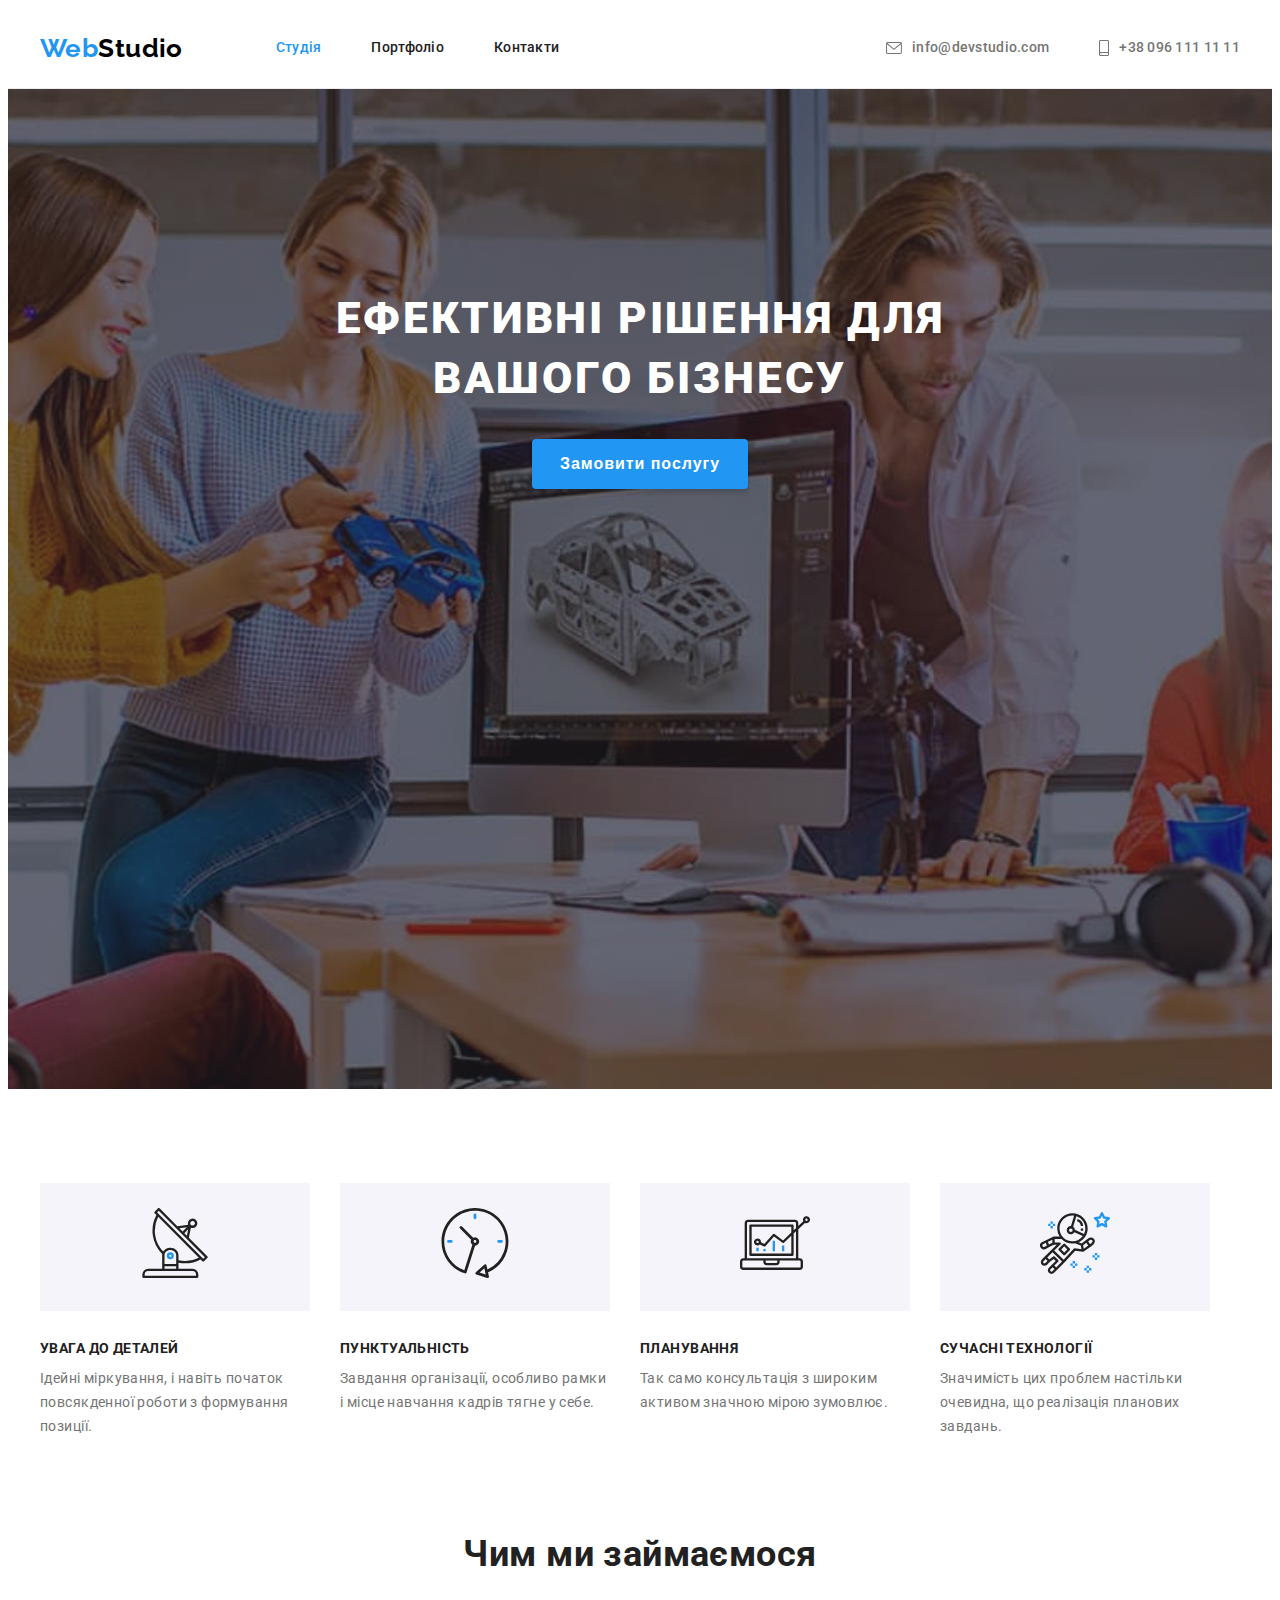
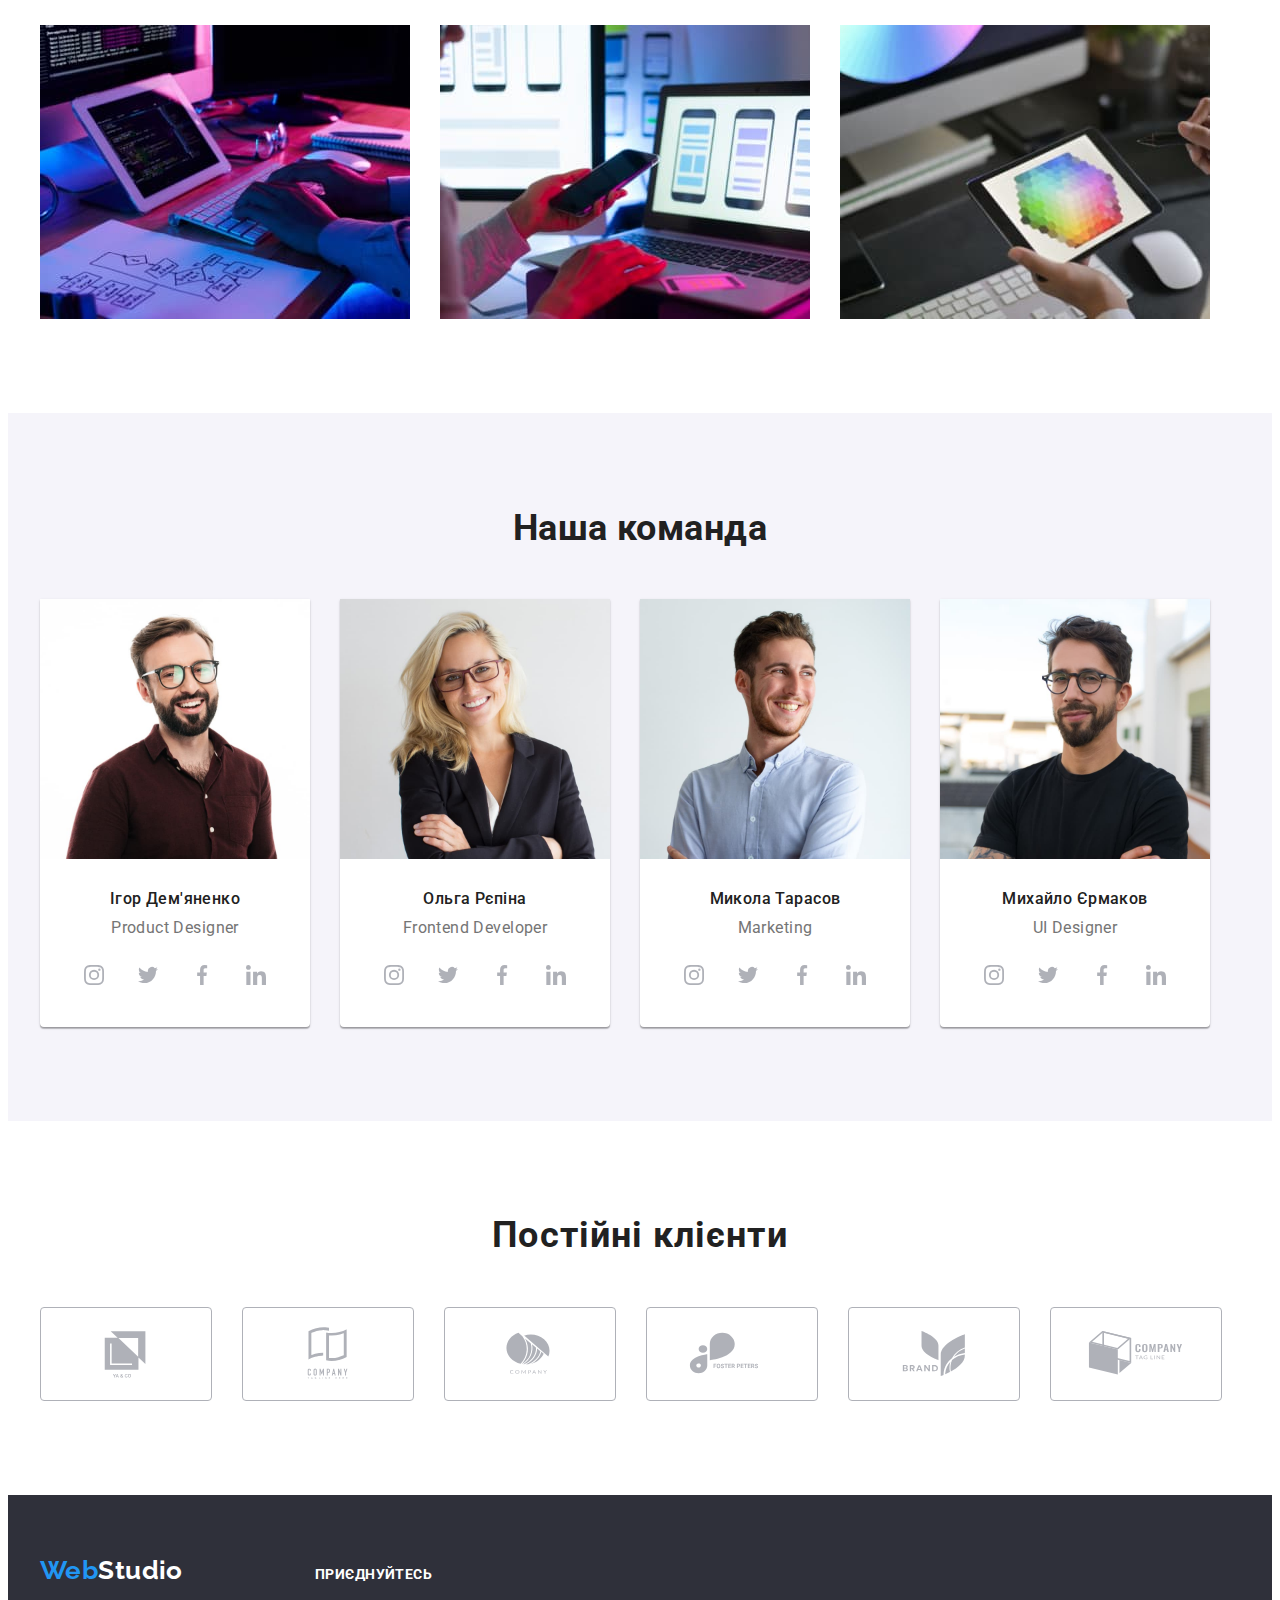
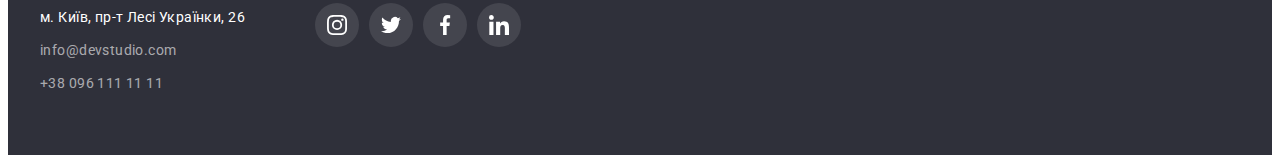
<file: index.html>
<!DOCTYPE html>
<html lang="uk">
<head>
	<meta charset="UTF-8">
	<meta http-equiv="X-UA-Compatible" content="IE=edge">
	<meta name="viewport" content="width=device-width, initial-scale=1.0">
	<meta name="description" content="Студія Web-дизайну">
	<title>Студія</title>
	<link rel="preconnect" href="https://fonts.googleapis.com">
	<link rel="preconnect" href="https://fonts.gstatic.com" crossorigin>
	<link href="https://fonts.googleapis.com/css2?family=Raleway:wght@700&family=Roboto:wght@400;500;700;900&display=swap" rel="stylesheet">
	<link rel="stylesheet" href="https://cdnjs.cloudflare.com/ajax/libs/modern-normalize/1.1.0/modern-normalize.min.css" integrity="sha512-wpPYUAdjBVSE4KJnH1VR1HeZfpl1ub8YT/NKx4PuQ5NmX2tKuGu6U/JRp5y+Y8XG2tV+wKQpNHVUX03MfMFn9Q==" crossorigin="anonymous" referrerpolicy="no-referrer" />
	<link rel="stylesheet" href="./css/styles.css">
</head>
<body>
	<!-- Header -->
	<header class="header">
		<div class="header-menu container">
			<nav class="header__nav">
				<a href="./index.html" class="logo header__logo" lang="en" aria-label="Логотип студії"><span class="logo__accent">Web</span>Studio</a>
	
				<ul class="header__nav-links">
					<li class="header__nav-link active">
						<a class="link" href="./index.html" aria-label="Посилання на секцію Студія">Студія</a>
					</li>
					<li class="header__nav-link">
						<a class="link" href="./portfolio.html" aria-label="Посилання на сторінку Портфоліо">Портфоліо</a>
					</li>
					<li class="header__nav-link">
						<a class="link" href="#contacts" aria-label="Посилання на секцію Контакти">Контакти</a>
					</li>
				</ul>
			</nav>
	
			<ul class="header__nav-contacts">
				<li class="header__nav-contact">
					<a class="item" href="mailto:info@devstudio.com" aria-label="Посилання на єлектронну пошту">
						<svg class="item-icon" width="16" height="12">
							<use href="./images/icons.svg#mail"></use>
						</svg> 
						info@devstudio.com 
					</a>
				</li>
				<li class="header__nav-contact">
					<a class="item" href="tel:+380961111111" aria-label="Посилання на номер телефону">
						<svg class="item-icon" width="10" height="16">
							<use href="./images/icons.svg#smartphone"></use>
						</svg>
						+38 096 111 11 11
					</a>
				</li>
			</ul>
		</div>
	</header>
	
	<!-- Main -->
	<main>
		<!-- Hero -->
		<section class="hero">
			<div class="hero__content container">
				<h1 class="hero__title-main">Ефективні рішення для вашого бізнесу</h1>
				<button type="button" class="hero__button btn">Замовити послугу</button>
			</div>
		</section>
	
		<!-- Особливості -->
		<section class="peculiarities section">
			<div class="container">
				<h2 class="hidden__title">Особливості</h2>
				
				<ul class="peculiarities__list">
					<li>
						<div class="icon-thumb">
							<svg class="peculiarities__icon" width="70" height="70">
								<use href="./images/icons.svg#antenna"></use>
							</svg>
						</div>
						<h3 class="peculiarities__title">Увага до деталей</h3>
						<p class="peculiarities__text">Ідейні міркування, і навіть початок повсякденної роботи з формування
							позиції.</p>
					</li>
					<li>
						<div class="icon-thumb">
							<svg class="peculiarities__icon" width="70" height="70">
								<use href="./images/icons.svg#clock"></use>
							</svg>
						</div>
						<h3 class="peculiarities__title">Пунктуальність</h3>
						<p class="peculiarities__text">Завдання організації, особливо рамки і місце навчання кадрів тягне у
							себе.</p>
					</li>
					<li>
						<div class="icon-thumb">
							<svg class="peculiarities__icon" width="70" height="70">
								<use href="./images/icons.svg#diagram"></use>
							</svg>
						</div>
						<h3 class="peculiarities__title">Планування</h3>
						<p class="peculiarities__text">Так само консультація з широким активом значною мірою зумовлює.</p>
					</li>
					<li>
						<div class="icon-thumb">
							<svg class="peculiarities__icon" width="70" height="70">
								<use href="./images/icons.svg#astronaut"></use>
							</svg>
						</div>
						<h3 class="peculiarities__title">Сучасні технології</h3>
						<p class="peculiarities__text">Значимість цих проблем настільки очевидна, що реалізація планових
							завдань.</p>
					</li>
				</ul>
			</div>
		</section>
	
		<!-- Чим ми займаємося -->
		<section class="work section">
			<div class="work__content container">
				<h2 class="work__title">Чим ми займаємося</h2>
				<ul class="work__items">
					<li class="work__item">
						<img src="./images/photo/img-1-optim.jpg" alt="Фахівець пише код" width="370" height="294">
					</li>
					<li class="work__item">
						<img src="./images/photo/img-2-optim.jpg" alt="Фахівець проектує мобільний додаток" width="370" height="294">
					</li>
					<li class="work__item">
						<img src="./images/photo/img-3-optim.jpg" alt="Дизайнер вибирає колір застосунку" width="370" height="294">
					</li>
				</ul>
			</div>
		</section>
	
		<!-- Наша команда -->
		<section class="team section">
			<div class="team__content container">
				<h2 class="team__title">Наша команда</h2>
				<ul class="team__items">
					<li class="team__item">
						<img class="team__item-img" src="./images/photo/designer-optim.jpg" alt="Ігор Дем'яненко, Product Designer"
							width="270" height="260">
						<div class="team__item-description">
							<h3 class="team__item-title">Ігор Дем'яненко</h3>
							<p class="team__item-text" lang="en">Product Designer</p>
							<ul class="team__social-list">
								<li class="social-item">
									<a href="#" target="_blank" class="social-link" aria-label="link to Instagram">
										<svg class="social-link-item" width="20" height="20">
											<use href="./images/icons.svg#instagram"></use>
										</svg>
									</a>
								</li>
								<li class="social-item">
									<a href="#" target="_blank" class="social-link" aria-label="link to Twitter">
										<svg class="social-link-item" width="20" height="20">
											<use href="./images/icons.svg#twitter"></use>
										</svg>
									</a>
								</li>
								<li class="social-item">
									<a href="#" target="_blank" class="social-link" aria-label="link to Facebook">
										<svg class="social-link-item" width="20" height="20">
											<use href="./images/icons.svg#facebook"></use>
										</svg>
									</a>
								</li>
								<li class="social-item">
									<a href="#" target="_blank" class="social-link" aria-label="link to Linkedin">
										<svg class="social-link-item" width="20" height="20">
											<use href="./images/icons.svg#linkedin"></use>
										</svg>
									</a>
								</li>
							</ul>
						</div>
						
					</li>
					<li class="team__item">
						<img class="team__item-img" src="./images/photo/developer-optim.jpg" alt="Ольга Рєпіна, Frontend Developer"
							width="270" height="260">
						<div class="team__item-description">
							<h3 class="team__item-title">Ольга Рєпіна</h3>
							<p class="team__item-text" lang="en">Frontend Developer</p>
							<ul class="team__social-list">
								<li class="social-item">
									<a href="#" target="_blank" class="social-link" aria-label="link to Instagram">
										<svg class="social-link-item" width="20" height="20">
											<use href="./images/icons.svg#instagram"></use>
										</svg>
									</a>
								</li>
								<li class="social-item">
									<a href="#" target="_blank" class="social-link" aria-label="link to Twitter">
										<svg class="social-link-item" width="20" height="20">
											<use href="./images/icons.svg#twitter"></use>
										</svg>
									</a>
								</li>
								<li class="social-item">
									<a href="#" target="_blank" class="social-link" aria-label="link to Facebook">
										<svg class="social-link-item" width="20" height="20">
											<use href="./images/icons.svg#facebook"></use>
										</svg>
									</a>
								</li>
								<li class="social-item">
									<a href="#" target="_blank" class="social-link" aria-label="link to Linkedin">
										<svg class="social-link-item" width="20" height="20">
											<use href="./images/icons.svg#linkedin"></use>
										</svg>
									</a>
								</li>
							</ul>
						</div>
					</li>
					<li class="team__item">
						<img class="team__item-img" src="./images/photo/marketing-optim.jpg" alt="Микола Тарасов, Marketing" width="270"
							height="260">
						<div class="team__item-description">
							<h3 class="team__item-title">Микола Тарасов</h3>
							<p class="team__item-text" lang="en">Marketing</p>
							<ul class="team__social-list">
								<li class="social-item">
									<a href="#" target="_blank" class="social-link" aria-label="link to Instagram">
										<svg class="social-link-item" width="20" height="20">
											<use href="./images/icons.svg#instagram"></use>
										</svg>
									</a>
								</li>
								<li class="social-item">
									<a href="#" target="_blank" class="social-link" aria-label="link to Twitter">
										<svg class="social-link-item" width="20" height="20">
											<use href="./images/icons.svg#twitter"></use>
										</svg>
									</a>
								</li>
								<li class="social-item">
									<a href="#" target="_blank" class="social-link" aria-label="link to Facebook">
										<svg class="social-link-item" width="20" height="20">
											<use href="./images/icons.svg#facebook"></use>
										</svg>
									</a>
								</li>
								<li class="social-item">
									<a href="#" target="_blank" class="social-link" aria-label="link to Linkedin">
										<svg class="social-link-item" width="20" height="20">
											<use href="./images/icons.svg#linkedin"></use>
										</svg>
									</a>
								</li>
							</ul>
						</div>
					</li>
					<li class="team__item">
						<img class="team__item-img" src="./images/photo/ui-optim.jpg" alt="Михайло Єрмаков, UI Designer" width="270" height="260">
						<div class="team__item-description">
							<h3 class="team__item-title">Михайло Єрмаков</h3>
							<p class="team__item-text" lang="en">UI Designer</p>
							<ul class="team__social-list">
								<li class="social-item">
									<a href="#" target="_blank" class="social-link" aria-label="link to Instagram">
										<svg class="social-link-item" width="20" height="20">
											<use href="./images/icons.svg#instagram"></use>
										</svg>
									</a>
								</li>
								<li class="social-item">
									<a href="#" target="_blank" class="social-link" aria-label="link to Twitter">
										<svg class="social-link-item" width="20" height="20">
											<use href="./images/icons.svg#twitter"></use>
										</svg>
									</a>
								</li>
								<li class="social-item">
									<a href="#" target="_blank" class="social-link" aria-label="link to Facebook">
										<svg class="social-link-item" width="20" height="20">
											<use href="./images/icons.svg#facebook"></use>
										</svg>
									</a>
								</li>
								<li class="social-item">
									<a href="#" target="_blank" class="social-link" aria-label="link to Linkedin">
										<svg class="social-link-item" width="20" height="20">
											<use href="./images/icons.svg#linkedin"></use>
										</svg>
									</a>
								</li>
							</ul>
						</div>
					</li>
				</ul>
			</div>
		</section>

		<!-- Клієнти -->
		<section class="clients section">
			<div class="clients__content container">
				<h2 class="clients__title">Постійні клієнти</h2>
				<ul class="clients__list">
					<li class="clients-item">
						<a href="#" target="_blank" class="client-link" aria-label="link to company site">
							<svg class="item-client" width="106" height="60">
								<use href="./images/icons.svg#client-1"></use>
							</svg>
						</a>
					</li>
					<li class="clients-item">
						<a href="#" target="_blank" class="client-link" aria-label="link to company site">
							<svg class="item-client" width="106" height="60">
								<use href="./images/icons.svg#client-2"></use>
							</svg>
						</a>
					</li>
					<li class="clients-item">
						<a href="#" target="_blank" class="client-link" aria-label="link to company site">
							<svg class="item-client" width="106" height="60">
								<use href="./images/icons.svg#client-3"></use>
							</svg>
						</a>
					</li>
					<li class="clients-item">
						<a href="#" target="_blank" class="client-link" aria-label="link to company site">
							<svg class="item-client" width="106" height="60">
								<use href="./images/icons.svg#client-4"></use>
							</svg>
						</a>
					</li>
					<li class="clients-item">
						<a href="#" target="_blank" class="client-link" aria-label="link to company site">
							<svg class="item-client" width="106" height="60">
								<use href="./images/icons.svg#client-5"></use>
							</svg>
						</a>
					</li>
					<li class="clients-item">
						<a href="#" target="_blank" class="client-link" aria-label="link to company site">
							<svg class="item-client" width="106" height="60">
								<use href="./images/icons.svg#client-6"></use>
							</svg>
						</a>
					</li>
				</ul>
			</div>
		</section>
	</main>
	
	<!-- Footer -->
	<footer class="footer" id="contacts">
		<div class="footer__wrapper container">
			<div class="footer__content">
				<a href="./index.html" class="logo footer__logo" lang="en" aria-label="Логотип студії"><span class="logo__accent">Web</span>Studio</a>
				
				<address class="footer__address">
					<ul class="footer__address-list">
						<li class="footer__address-item">
							<a class="footer__address-link accent" href="https://goo.gl/maps/RVPCyD7gg6gCdLD38" target="_blank"
								rel="noopener noreferrer">м. Київ, пр-т
								Лесі Українки,
								26</a>
						</li>
						<li class="footer__address-item">
							<a class="footer__address-link" href="mailto:info@devstudio.com"
								aria-label="Посилання на єлектронну пошту">info@devstudio.com</a>
						</li>
						<li class="footer__address-item">
							<a class="footer__address-link" href="tel:+380961111111" aria-label="Посилання на номер телефону">+38 096
								111 11 11</a>
						</li>
					</ul>
				</address>
			</div>
			<div class="footer__socials">
				<h2 class="footer__socials-title">приєднуйтесь</h2>
				<ul class="footer__social-list">
					<li class="footer__social-item">
						<a href="#" target="_blank" class="social-link footer__social-link" aria-label="link to Instagram">
							<svg class="footer__social-link-item" width="20" height="20">
								<use href="./images/icons.svg#instagram"></use>
							</svg>
						</a>
					</li>
					<li class="footer__social-item">
						<a href="#" target="_blank" class="social-link footer__social-link" aria-label="link to Twitter">
							<svg class="footer__social-link-item" width="20" height="20">
								<use href="./images/icons.svg#twitter"></use>
							</svg>
						</a>
					</li>
					<li class="footer__social-item">
						<a href="#" target="_blank" class="social-link footer__social-link" aria-label="link to Facebook">
							<svg class="footer__social-link-item" width="20" height="20">
								<use href="./images/icons.svg#facebook"></use>
							</svg>
						</a>
					</li>
					<li class="footer__social-item">
						<a href="#" target="_blank" class="social-link footer__social-link" aria-label="link to Linkedin">
							<svg class="footer__social-link-item" width="20" height="20">
								<use href="./images/icons.svg#linkedin"></use>
							</svg>
						</a>
					</li>
				</ul>
			</div>
		</div>
	</footer>
		
</body>
</html>
</file>
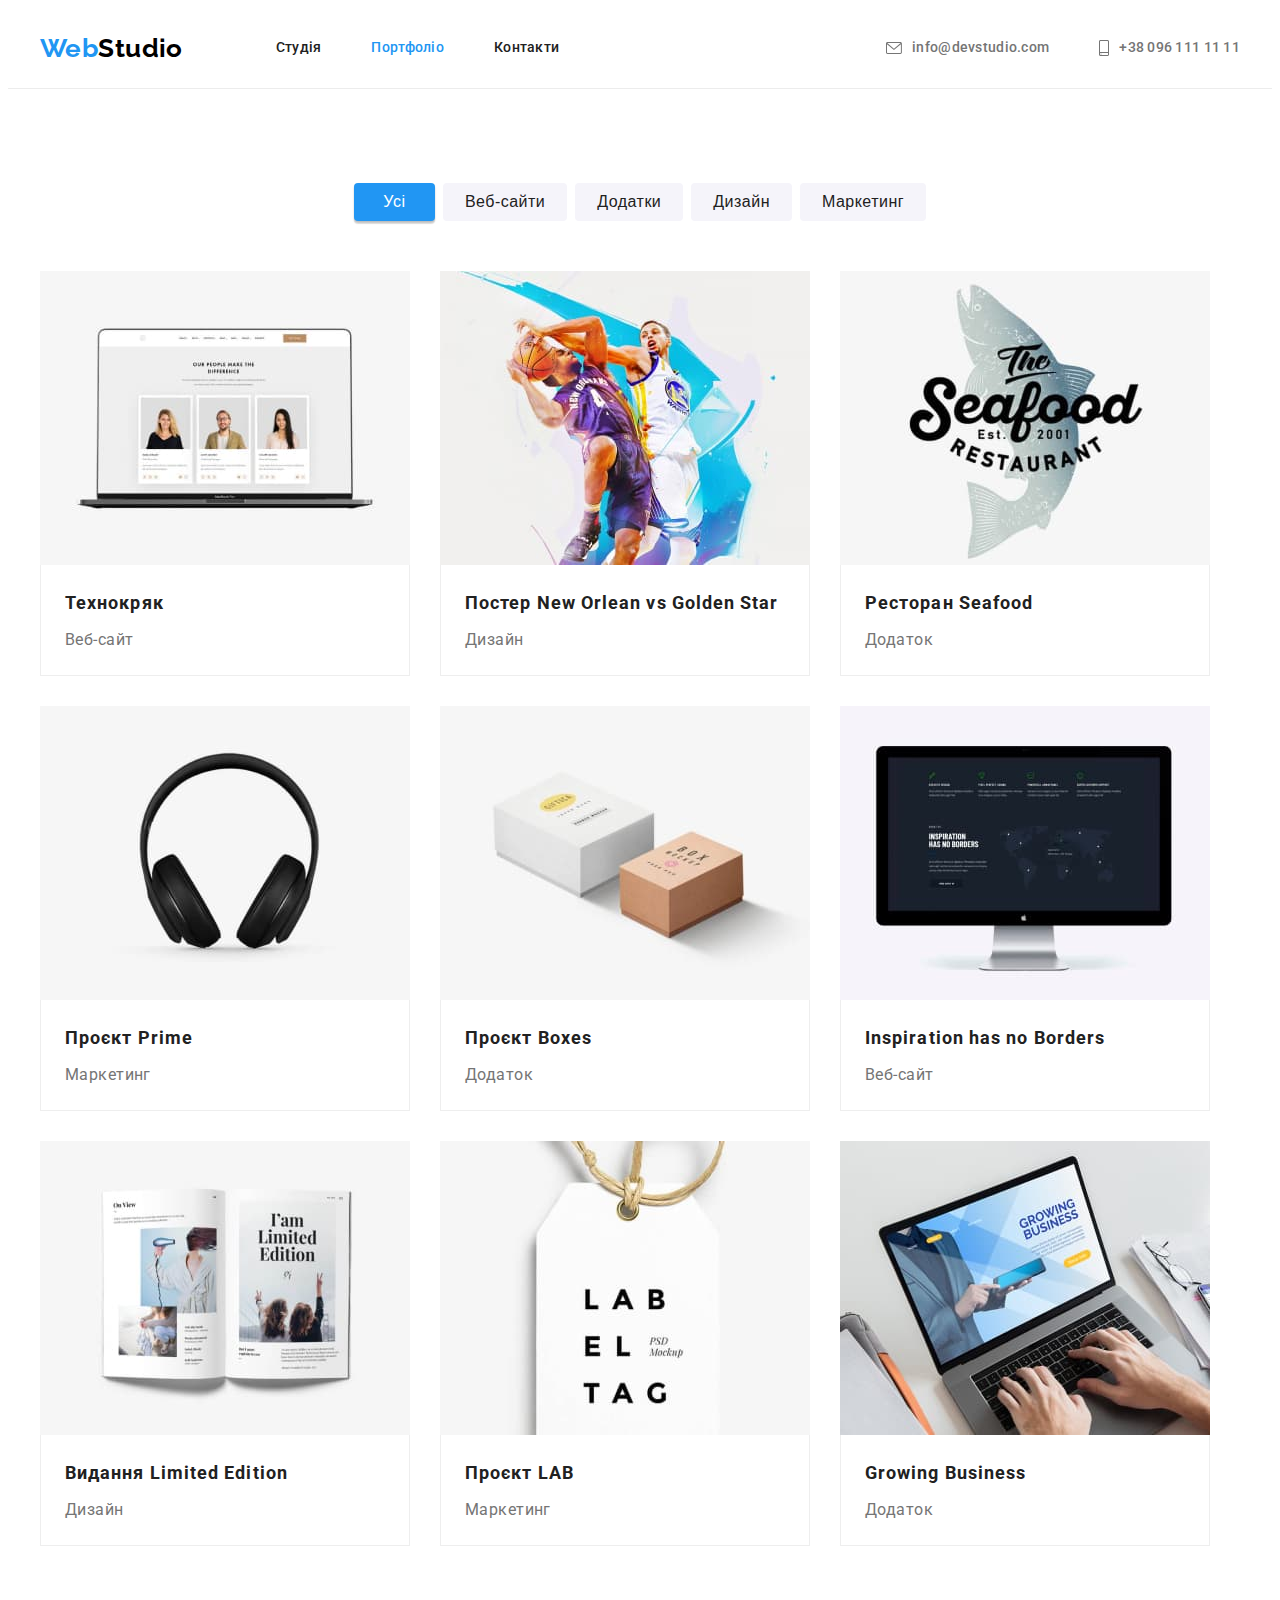
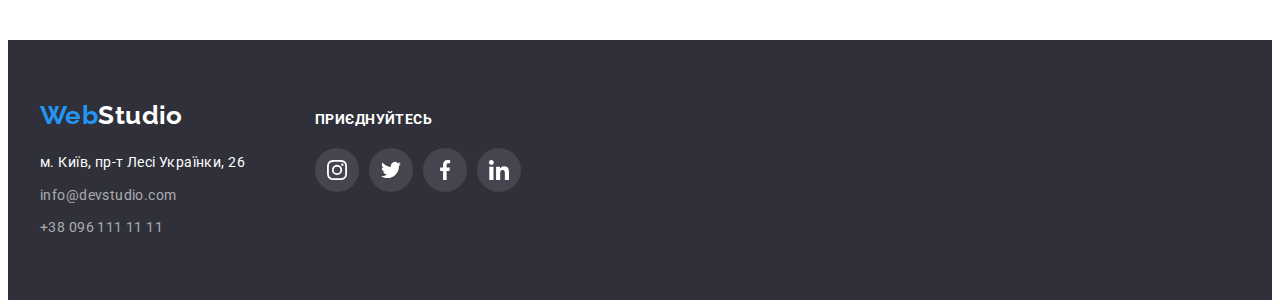
<file: portfolio.html>
<!DOCTYPE html>
<html lang="uk">
<head>
	<meta charset="UTF-8">
	<meta http-equiv="X-UA-Compatible" content="IE=edge">
	<meta name="viewport" content="width=device-width, initial-scale=1.0">
	<title>Портфоліо</title>
	<link rel="preconnect" href="https://fonts.googleapis.com">
	<link rel="preconnect" href="https://fonts.gstatic.com" crossorigin>
	<link href="https://fonts.googleapis.com/css2?family=Raleway:wght@700&family=Roboto:wght@400;500;700;900&display=swap" rel="stylesheet">
	<link rel="stylesheet" href="https://cdnjs.cloudflare.com/ajax/libs/modern-normalize/1.1.0/modern-normalize.min.css" integrity="sha512-wpPYUAdjBVSE4KJnH1VR1HeZfpl1ub8YT/NKx4PuQ5NmX2tKuGu6U/JRp5y+Y8XG2tV+wKQpNHVUX03MfMFn9Q==" crossorigin="anonymous" referrerpolicy="no-referrer" />
	<link rel="stylesheet" href="./css/styles.css">	
</head>
<body>
	<!-- Header -->
	<header class="header">
		<div class="header-menu container">
			<nav class="header__nav">
				<a href="./index.html" class="logo header__logo" lang="en" aria-label="Логотип студії"><span class="logo__accent">Web</span>Studio</a>
	
				<ul class="header__nav-links">
					<li class="header__nav-link">
						<a class="link" href="./index.html" aria-label="Посилання на секцію Студія">Студія</a>
					</li>
					<li class="header__nav-link active">
						<a class="link" href="./portfolio.html" aria-label="Посилання на сторінку Портфоліо">Портфоліо</a>
					</li>
					<li class="header__nav-link">
						<a class="link" href="#contacts" aria-label="Посилання на секцію Контакти">Контакти</a>
					</li>
				</ul>
			</nav>
	
			<ul class="header__nav-contacts">
				<li class="header__nav-contact">
					<a class="item" href="mailto:info@devstudio.com" aria-label="Посилання на єлектронну пошту">
						<svg class="item-icon" width="16" height="12">
							<use href="./images/icons.svg#mail"></use>
						</svg> 
						info@devstudio.com 
					</a>
				</li>
				<li class="header__nav-contact">
					<a class="item" href="tel:+380961111111" aria-label="Посилання на номер телефону">
						<svg class="item-icon" width="10" height="16">
							<use href="./images/icons.svg#smartphone"></use>
						</svg>
						+38 096 111 11 11
					</a>
				</li>
			</ul>
		</div>
	</header>
	
	<!-- Portfolio -->
	<main class="page">
		<section class="portfolio section">
			<div class="container">
				<h1 class="hidden__title">Портфоліо</h1>
				
				<ul class="portfolio__filter filter-items">
					<li class="filter-item">
						<button class="filter-item-button btn active" type="button">Усі</button>
					</li>
					<li class="filter-item">
						<button class="filter-item-button btn" type="button">Веб-сайти</button>
					</li>
					<li class="filter-item">
						<button class="filter-item-button btn" type="button">Додатки</button>
					</li>
					<li class="filter-item">
						<button class="filter-item-button btn" type="button">Дизайн</button>
					</li>
					<li class="filter-item">
						<button class="filter-item-button btn" type="button">Маркетинг</button>
					</li>
				</ul>
				
				<ul class="portfolio__content-cards">
					<li class="portfolio__content-card">
						<img src="./images/portfolio/01-optim.jpg" alt="Технокряк" class="portfolio__card-img" width="370">
						<div class="portfolio__card-description">
							<h2 class="portfolio__card-title">Технокряк</h2>
							<p class="portfolio__card-text">Веб-сайт</p>
						</div>
					</li>
					<li class="portfolio__content-card">
						<img src="./images/portfolio/02-optim.jpg" alt="Постер New Orlean vs Golden Star" class="portfolio__card-img"
							width="370">
						<div class="portfolio__card-description">
							<h2 class="portfolio__card-title">Постер <span lang="en">New Orlean vs Golden Star</span></h2>
							<p class="portfolio__card-text">Дизайн</p>
						</div>
					</li>
					<li class="portfolio__content-card">
						<img src="./images/portfolio/03-optim.jpg" alt="Ресторан Seafood" class="portfolio__card-img" width="370">
						<div class="portfolio__card-description">
							<h2 class="portfolio__card-title">Ресторан <span lang="en">Seafood</span></h2>
							<p class="portfolio__card-text">Додаток</p>
						</div>
					</li>
					<li class="portfolio__content-card">
						<img src="./images/portfolio/04-optim.jpg" alt="Проєкт Prime" class="portfolio__card-img" width="370">
						<div class="portfolio__card-description">
							<h2 class="portfolio__card-title">Проєкт <span lang="en">Prime</span></h2>
							<p class="portfolio__card-text">Маркетинг</p>
						</div>
					</li>
					<li class="portfolio__content-card">
						<img src="./images/portfolio/05-optim.jpg" alt="Проєкт Boxes" class="portfolio__card-img" width="370">
						<div class="portfolio__card-description">
							<h2 class="portfolio__card-title">Проєкт <span lang="en">Boxes</span></h2>
							<p class="portfolio__card-text">Додаток</p>
						</div>
					</li>
					<li class="portfolio__content-card">
						<img src="./images/portfolio/06-optim.jpg" alt="Inspiration has no Borders" class="portfolio__card-img"
							width="370">
						<div class="portfolio__card-description">
							<h2 class="portfolio__card-title" lang="en">Inspiration has no Borders</h2>
							<p class="portfolio__card-text">Веб-сайт</p>
						</div>
					</li>
					<li class="portfolio__content-card">
						<img src="./images/portfolio/07-optim.jpg" alt="Видання Limited Edition" class="portfolio__card-img"
							width="370">
						<div class="portfolio__card-description">
							<h2 class="portfolio__card-title">Видання <span lang="en">Limited Edition</span></h2>
							<p class="portfolio__card-text">Дизайн</p>
						</div>
					</li>
					<li class="portfolio__content-card">
						<img src="./images/portfolio/08-optim.jpg" alt="Проєкт LAB" class="portfolio__card-img" width="370">
						<div class="portfolio__card-description">
							<h2 class="portfolio__card-title">Проєкт <span lang="en">LAB</span></h2>
							<p class="portfolio__card-text">Маркетинг</p>
						</div>
					</li>
					<li class="portfolio__content-card">
						<img src="./images/portfolio/09-optim.jpg" alt="Growing Business" class="portfolio__card-img" width="370">
						<div class="portfolio__card-description">
							<h2 class="portfolio__card-title" lang="en">Growing Business</h2>
							<p class="portfolio__card-text">Додаток</p>
						</div>
					</li>
				</ul>
			</div>
		</section>
	</main>
	
	
	<!-- Footer -->
	<footer class="footer" id="contacts">
		<div class="footer__wrapper container">
			<div class="footer__content">
				<a href="./index.html" class="logo footer__logo" lang="en" aria-label="Логотип студії"><span class="logo__accent">Web</span>Studio</a>
				
				<address class="footer__address">
					<ul class="footer__address-list">
						<li class="footer__address-item">
							<a class="footer__address-link accent" href="https://goo.gl/maps/RVPCyD7gg6gCdLD38" target="_blank"
								rel="noopener noreferrer">м. Київ, пр-т
								Лесі Українки,
								26</a>
						</li>
						<li class="footer__address-item">
							<a class="footer__address-link" href="mailto:info@devstudio.com"
								aria-label="Посилання на єлектронну пошту">info@devstudio.com</a>
						</li>
						<li class="footer__address-item">
							<a class="footer__address-link" href="tel:+380961111111" aria-label="Посилання на номер телефону">+38 096
								111 11 11</a>
						</li>
					</ul>
				</address>
			</div>
			<div class="footer__socials">
				<h2 class="footer__socials-title">приєднуйтесь</h2>
				<ul class="footer__social-list">
					<li class="footer__social-item">
						<a href="#" target="_blank" class="social-link footer__social-link" aria-label="link to Instagram">
							<svg class="footer__social-link-item" width="20" height="20">
								<use href="./images/icons.svg#instagram"></use>
							</svg>
						</a>
					</li>
					<li class="footer__social-item">
						<a href="#" target="_blank" class="social-link footer__social-link" aria-label="link to Twitter">
							<svg class="footer__social-link-item" width="20" height="20">
								<use href="./images/icons.svg#twitter"></use>
							</svg>
						</a>
					</li>
					<li class="footer__social-item">
						<a href="#" target="_blank" class="social-link footer__social-link" aria-label="link to Facebook">
							<svg class="footer__social-link-item" width="20" height="20">
								<use href="./images/icons.svg#facebook"></use>
							</svg>
						</a>
					</li>
					<li class="footer__social-item">
						<a href="#" target="_blank" class="social-link footer__social-link" aria-label="link to Linkedin">
							<svg class="footer__social-link-item" width="20" height="20">
								<use href="./images/icons.svg#linkedin"></use>
							</svg>
						</a>
					</li>
				</ul>
			</div>
		</div>
	</footer>
		
</body>
</html>
</file>
<file: css/styles.css>
/* ======== Variables ======= */
:root {
	--main-color: #757575;
	--secondary-color: #212121;
	--accent-color: #2196F3;
	--icon-color: #AFB1B8;
	--white-color: #FFFFFF;
	--black-color: #000000;
	--opacity-color: rgba(255, 255, 255, 0.6);
	--bg-button: #F5F4FA;
	--bg-dark-color: #2F303A;
	--font-main: 'Roboto', 'Arial', sans-serif;
	--font-secondary: 'Raleway', 'Open Sans', sans-serif;
}
/* ========================== */

/* ======== Global Reset ======= */
ul, ol {
	list-style: none;
	padding: 0;
	margin: 0;
}

a {
	text-decoration: none;
}

h1,h2,h3,h4,h5,h6,p {
	margin: 0;
}

img {
	display: block;
}

/* ============================= */

/* ======== Global ======= */
body {
	font-family: var(--font-main);
	font-size: 14px;
	line-height: 1.71;
	letter-spacing: 0.03em;
	color: var(--main-color);
}

.container {
	max-width: 1200px;
	padding-left: 15px;
	padding-right: 15px;
	margin: 0 auto;
}

.section {
	padding-top: 94px;
	padding-bottom: 94px;
}

.hidden__title {
	visibility: hidden;
	height: 0;
}

.btn {
	border: none;
	background-color: transparent;
	cursor: pointer;
}

/* ======================= */

/* ======= Header ======= */
.header {
	border-bottom: 1px solid #ECECEC;
}

.header-menu {
	display: flex;
	align-items: center;
}

.header__nav {
	display: flex;
	align-items: center;
}

.logo {
	font-family: var(--font-secondary);
	font-weight: 700;
	font-size: 26px;
	line-height: 1.19;
}

.header__logo {
	color: var(--black-color);
	margin-right: 93px;
}

.logo__accent {
	color: var(--accent-color);
}

.header__nav-links {
	display: flex;
}

.header__nav-link .link {
	display: block;
	padding: 32px 0 32px 0;
}

.header__nav-link:not(:last-child) {
	margin-right: 50px;
}

.header__nav-link .link {
	font-weight: 500;
	line-height: 1.14;
	letter-spacing: 0.02em;

	color: var(--secondary-color);
}

.header__nav-link .link:hover,
.header__nav-link .link:focus,
.active .link {
	color: var(--accent-color);
}


.header__nav-contacts {
	display: flex;
	margin-left: auto;
}


.header__nav-contact .item {
	display: flex;
	padding: 32px 0 32px 0;
	align-items: center;
}

.item-icon {
	fill: var(--main-color);
	margin-right: 10px;
}

.item:hover .item-icon,
.item:focus .item-icon {
	fill: var(--accent-color);
}

.header__nav-contact:not(:last-child) {
	margin-right: 50px;
}

.header__nav-contact .item {
	font-weight: 500;
	line-height: 1.14;
	letter-spacing: 0.02em;

	color: var(--main-color);
}

.header__nav-contact .item:hover,
.header__nav-contact .item:focus {
	color: var(--accent-color);
}
/* ======================= */

/* ================================= Main =================================== */

/* ========= Hero ========= */
.hero {
	max-width: 1600px;
	height: 600px;
	padding: 200px 0;
	margin: 0 auto;
	background-image: linear-gradient(
		to right, 
		rgba(47, 48, 58, .4), 
		rgba(47, 48, 58, .4)
		), 
		url(../images/photo/bg-Img.jpg);
	background-size: cover;
	background-position: center;
	background-repeat: no-repeat;
}

.hero__content {
	text-align: center;

}

.hero__title-main {
	max-width: 696px;
	margin: 0 auto;
	font-weight: 900;
	font-size: 44px;
	line-height: 1.36;
	letter-spacing: 0.06em;
	text-transform: uppercase;

	margin-bottom: 30px;
	
	color: var(--white-color);
}

.hero__button {
	min-width: 216px;
	min-height: 50px;

	font-weight: 700;
	font-size: 16px;
	line-height: 1.87;
	letter-spacing: 0.06em;

	align-items: center;
	text-align: center;
	
	color: var(--white-color);
	background-color: var(--accent-color);
	box-shadow: 0px 4px 4px rgba(0, 0, 0, 0.15);
	border-radius: 4px;
}
/* ========================= */

/* ========== Peculiarities =========== */
.peculiarities__list {
	display: flex;
	gap: 30px;
}

.peculiarities__list li {
	width: 270px;
}

.icon-thumb {
	background-color: var(--bg-button);
	padding: 25px 100px;
	margin-bottom: 30px;
}

.peculiarities__title {
	font-weight: 700;
	font-size: 14px;
	line-height: 1.14;
	letter-spacing: 0.03em;
	text-transform: uppercase;

	margin-bottom: 10px;

	color: var(--secondary-color);
}
/* ==================================== */

/* ============ Work ============= */
.work {
	padding-top: 0;
}

.work__title {
	text-align: center;
	font-weight: 700;
	font-size: 36px;
	line-height: 1.17;

	margin-bottom: 50px;

	color: var(--secondary-color);
}

.work__items {
	display: flex;
	gap: 30px;
}

.work__items:not(:last-child) {
	margin-right: 30px;
}
/* ============================== */

/* ============ Team ============ */
.team {
	background-color: var(--bg-button);
}

.team__content {
	text-align: center;
}

.team__title {
	font-weight: 700;
	font-size: 36px;
	line-height: 1.17;

	margin-bottom: 50px;

	color: var(--secondary-color);
}

.team__items {
	display: flex;
	gap: 30px;
	flex-wrap: wrap;
}

.team__item {
	background-color: var(--white-color);
	box-shadow: 0px 1px 3px rgba(0, 0, 0, 0.12), 0px 1px 1px rgba(0, 0, 0, 0.14), 0px 2px 1px rgba(0, 0, 0, 0.2);
	border-radius: 0px 0px 4px 4px;
}

.team__item-description {
	padding: 30px 0 30px 0;
}

.team__item-title {
	font-weight: 500;
	font-size: 16px;
	line-height: 1.19;

	margin-bottom: 10px;

	color: var(--secondary-color);
}

.team__item-text {
	font-size: 16px;
	line-height: 19px;
	margin-bottom: 16px;
	color: var(--main-color);
}

.team__social-list {
	display: flex;
	gap: 10px;
	justify-content: center;
}

.social-item {	
	width: 44px;
	height: 44px;	
}

.social-link {
	width: 100%;
	height: 100%;
	fill: var(--icon-color);
	display: flex;
	justify-content: center;
	align-items: center;
	border-radius: 50%;
}

.social-link:hover,
.social-link:focus {	
	background-color: var(--accent-color);
	fill: var(--white-color);
}

/* ============================== */

/* =========== Clients ============= */

.clients__title {
	font-weight: 700;
	font-size: 36px;
	line-height: 1.16;
	text-align: center;
	letter-spacing: 0.03em;
	margin-bottom: 50px;
	color: var(--secondary-color);
}
.clients__list {
	display: flex;
	gap: 30px;
}

.client-link {
	display: flex;
	justify-content: center;
	align-items: center;
	color: var(--icon-color);
	width: 170px;
	height: 92px;
	border: 1px solid #AFB1B8;
	border-radius: 4px;
}
.client-link:hover,
.client-link:focus {
	border-color: var(--accent-color);
	color: var(--accent-color);
}

.item-client {
	fill: currentColor;
}

/* ================================= */

/* =========== Portfolio =========== */
.filter-items {
	display: flex;
	justify-content: center;
	gap: 8px;

	margin-bottom: 50px;
}

.filter-item-button {
	min-width: 81px;
	min-height: 26px;
	font-weight: 500;
	font-size: 16px;
	line-height: 1.62;
	letter-spacing: 0.03em;

	padding: 6px 22px;
	color: var(--secondary-color);
	background-color: var(--bg-button);
	border-radius: 4px;
}

.filter-item-button:hover,
.filter-item-button:focus,
.filter-item-button.active {
	color: var(--white-color);
	background-color: var(--accent-color);
	box-shadow: 0px 3px 1px rgba(0, 0, 0, 0.1), 0px 1px 2px rgba(0, 0, 0, 0.08), 0px 2px 2px rgba(0, 0, 0, 0.12);
}

.portfolio__content-cards {
	display: flex;
	flex-wrap: wrap;
	gap: 30px;
}

.portfolio__content-card:hover {
	box-shadow: 0px 1px 1px rgba(0, 0, 0, 0.12), 0px 4px 4px rgba(0, 0, 0, 0.06), 1px 4px 6px rgba(0, 0, 0, 0.16);
}

.portfolio__card-description {
	padding: 20px 24px;
	border: 1px solid #EEEEEE;
	border-top: 0;
}

.portfolio__card-title {
	font-weight: 700;
	font-size: 18px;
	line-height: 2;
	letter-spacing: 0.06em;
	margin-bottom: 4px;
	color: var(--secondary-color);
}

.portfolio__card-text {
	font-size: 16px;
	line-height: 1.87;
	color: var(--main-color);
}
/* ================================= */

/* ============ Footer =========== */
.footer {
	padding: 60px 0;

	background-color: var(--bg-dark-color);
}

.footer__wrapper {
	display: flex;
}

.footer__logo {
	display: inline-block;
	margin-bottom: 20px;
	color: var(--white-color);
}

.footer__address {
	font-style: inherit;
}

.footer__address-item:not(:last-child) {
	margin-bottom: 9px;
}

.footer__address-item a:hover,
.footer__address-item a:focus {
	color: var(--accent-color);
}

.footer__address-link {
	margin-bottom: 9px;
	color: var(--opacity-color);
}

.footer__address-link.accent {
	color: var(--white-color);
}

.footer__socials {
	padding-top: 12px;
	margin-left: 70px;
}

.footer__socials-title {
	font-weight: 700;
	font-size: 14px;
	line-height: 1.14;
	letter-spacing: 0.03em;
	text-transform: uppercase;
	margin-bottom: 20px;
	color: var(--white-color);
}

.footer__social-list {
	display: flex;
	gap: 10px;
	justify-content: center;
}

.footer__social-item {
	width: 44px;
	height: 44px;
}

.footer__social-link {
	color: var(--white-color);
	background: rgba(255, 255, 255, 0.1);
}

.footer__social-link-item {
	fill: currentColor;
}

.footer__social-link:hover,
.footer__social-link:focus {	
	background-color: var(--accent-color);
}
/* ================================= */
</file>
